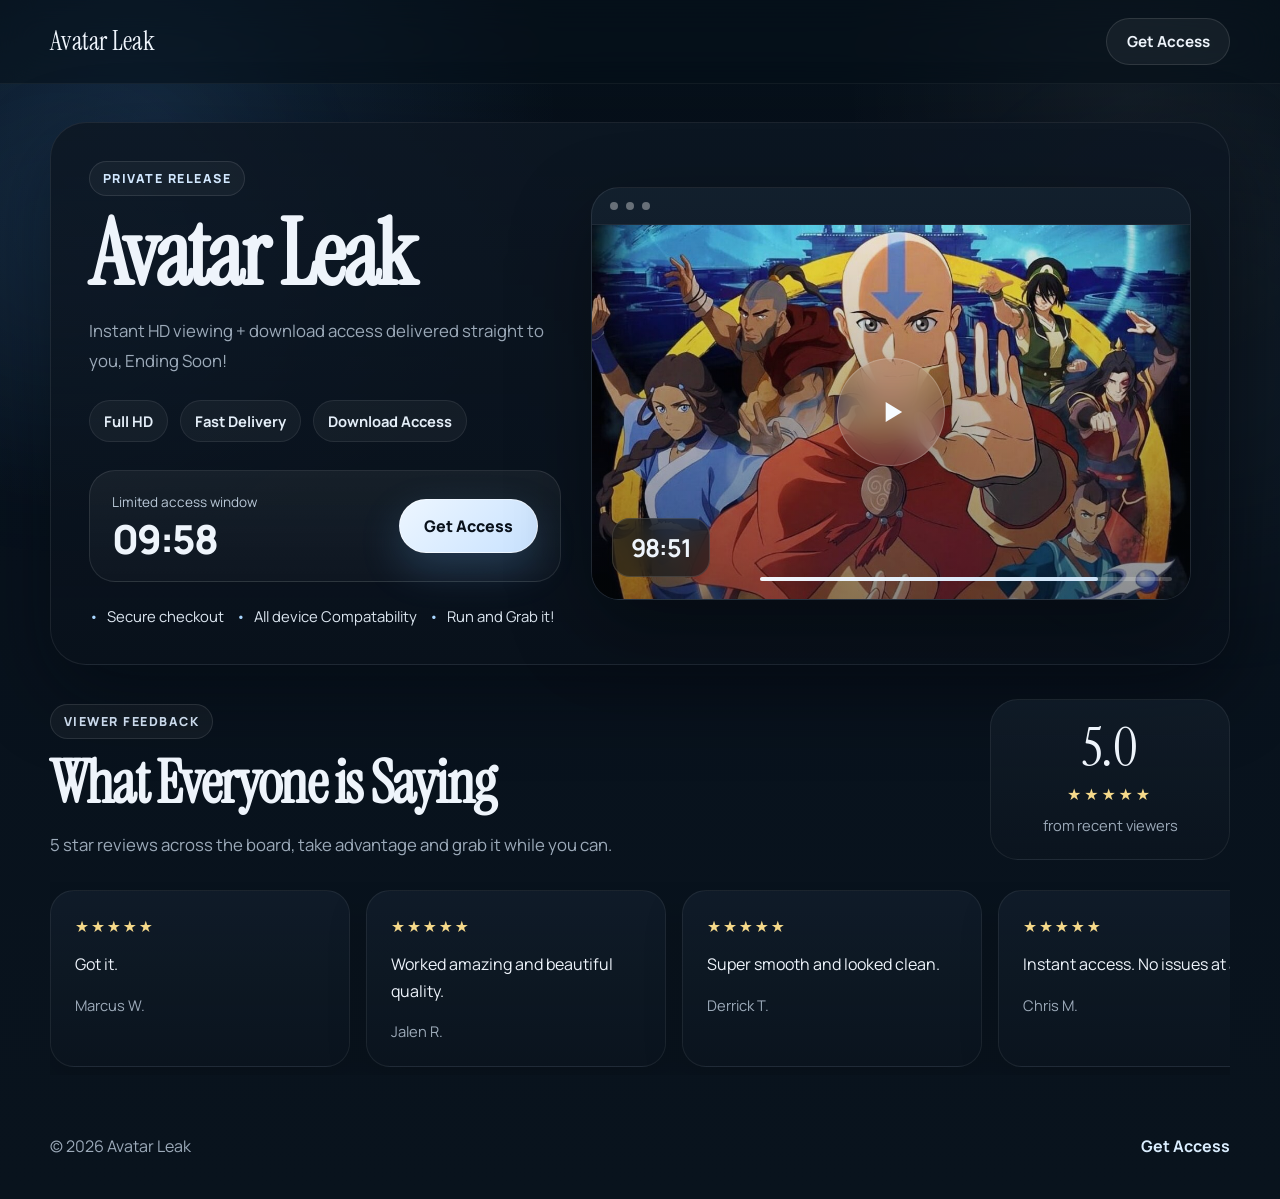
<file: index.html>
<!DOCTYPE html>
<html lang="en">
  <head>
    <meta charset="UTF-8" />
    <meta name="viewport" content="width=device-width, initial-scale=1.0" />
    <title>Avatar Leak</title>
    <meta name="description" content="Official access page for Avatar Leak." />
    <meta property="og:title" content="Avatar Leak" />
    <meta property="og:description" content="Get Access" />
    <meta name="theme-color" content="#09111b" />
    <link rel="preconnect" href="https://fonts.googleapis.com" />
    <link rel="preconnect" href="https://fonts.gstatic.com" crossorigin />
    <link href="https://fonts.googleapis.com/css2?family=Manrope:wght@400;500;600;700;800&family=Instrument+Serif:ital@0;1&display=swap" rel="stylesheet" />
    <link rel="stylesheet" href="./styles.css" />
  </head>
  <body>
    <div class="page-glow glow-left"></div>
    <div class="page-glow glow-right"></div>

    <header class="site-header">
      <div class="container nav-row">
        <a class="brand" href="./index.html">Avatar Leak</a>
        <a class="nav-cta" href="https://buy.stripe.com/00weVedqRd8afedb4l6AM0k" target="_blank" rel="noopener noreferrer">Get Access</a>
      </div>
    </header>

    <main>
      <section class="hero-section">
        <div class="container hero-shell">
          <div class="hero-copy">
            <div class="eyebrow">Private release</div>
            <h1>Avatar Leak</h1>
            <p class="hero-subtext">
              Instant HD viewing + download access delivered straight to you, Ending Soon!
            </p>

            <div class="stat-row">
              <div class="stat-pill">Full HD</div>
              <div class="stat-pill">Fast Delivery</div>
              <div class="stat-pill">Download Access</div>
            </div>

            <div class="offer-card">
              <div>
                <span class="offer-label">Limited access window</span>
                <div class="countdown" id="countdown">10:00</div>
              </div>
              <a class="primary-btn" href="https://buy.stripe.com/00weVedqRd8afedb4l6AM0k" target="_blank" rel="noopener noreferrer">Get Access</a>
            </div>

            <div class="trust-row">
              <span>Secure checkout</span>
              <span>All device Compatability</span>
              <span>Run and Grab it!</span>
            </div>
          </div>

          <div class="hero-media-panel">
            <a class="media-card" href="https://buy.stripe.com/00weVedqRd8afedb4l6AM0k" target="_blank" rel="noopener noreferrer" aria-label="Get access to Avatar Leak">
              <div class="media-header">
                <span></span><span></span><span></span>
              </div>
              <div class="media-frame">
                <img src="./hero-frame.jpeg" alt="Avatar Leak preview frame" class="hero-image" />
                <div class="media-overlay"></div>
                <div class="play-badge">
                  <svg viewBox="0 0 24 24" aria-hidden="true">
                    <path d="M8 6.5v11l9-5.5-9-5.5Z" fill="currentColor"></path>
                  </svg>
                </div>
                <div class="time-chip">98:51</div>
                <div class="player-chrome">
                  <div class="progress-track"><span class="progress-fill"></span></div>
                </div>
              </div>
            </a>
          </div>
        </div>
      </section>

      <section class="proof-section">
        <div class="container proof-grid">
          <div class="proof-copy">
            <div class="eyebrow soft">Viewer feedback</div>
            <h2>What Everyone is Saying</h2>
            <p>
          5 star reviews across the board, take advantage and grab it while you can.
            </p>
          </div>
          <div class="proof-rating">
            <div class="rating-value">5.0</div>
            <div class="rating-stars">★★★★★</div>
            <div class="rating-label">from recent viewers</div>
          </div>
        </div>

        <div class="container carousel-shell">
          <div class="reviews-track" id="reviewsTrack">
            <article class="review-card"><div class="review-stars">★★★★★</div><p>Got it.</p><span>Marcus W.</span></article>
            <article class="review-card"><div class="review-stars">★★★★★</div><p>Worked amazing and beautiful quality.</p><span>Jalen R.</span></article>
            <article class="review-card"><div class="review-stars">★★★★★</div><p>Super smooth and looked clean.</p><span>Derrick T.</span></article>
            <article class="review-card"><div class="review-stars">★★★★★</div><p>Instant access. No issues at all.</p><span>Chris M.</span></article>
            <article class="review-card"><div class="review-stars">★★★★★</div><p>Very clean site and easy process.</p><span>Tyrese N.</span></article>
            <article class="review-card"><div class="review-stars">★★★★★</div><p>Beautiful quality.</p><span>Zion H.</span></article>
            <article class="review-card"><div class="review-stars">★★★★★</div><p>Got access right away.</p><span>Aaron D.</span></article>
            <article class="review-card"><div class="review-stars">★★★★★</div><p>Worked first try.</p><span>Jordan K.</span></article>
            <article class="review-card"><div class="review-stars">★★★★★</div><p>Really polished and trustworthy.</p><span>Malik S.</span></article>
            <article class="review-card"><div class="review-stars">★★★★★</div><p>Amazing and beautiful quality.</p><span>Elijah P.</span></article>
          </div>
        </div>
      </section>
    </main>

    <footer class="site-footer">
      <div class="container footer-row">
        <span>© <span id="year"></span> Avatar Leak</span>
        <a href="https://buy.stripe.com/fZudRa0E5ecec21egx6AM0j" target="_blank" rel="noopener noreferrer">Get Access</a>
      </div>
    </footer>

    <script>
      document.getElementById('year').textContent = new Date().getFullYear();

      let remaining = 10 * 60;
      const countdownEl = document.getElementById('countdown');
      const updateCountdown = () => {
        const mins = String(Math.floor(remaining / 60)).padStart(2, '0');
        const secs = String(remaining % 60).padStart(2, '0');
        countdownEl.textContent = `${mins}:${secs}`;
        remaining = remaining > 0 ? remaining - 1 : 10 * 60;
      };
      updateCountdown();
      setInterval(updateCountdown, 1000);

      const track = document.getElementById('reviewsTrack');
      track.innerHTML += track.innerHTML;
    </script>
  </body>
</html>
</file>
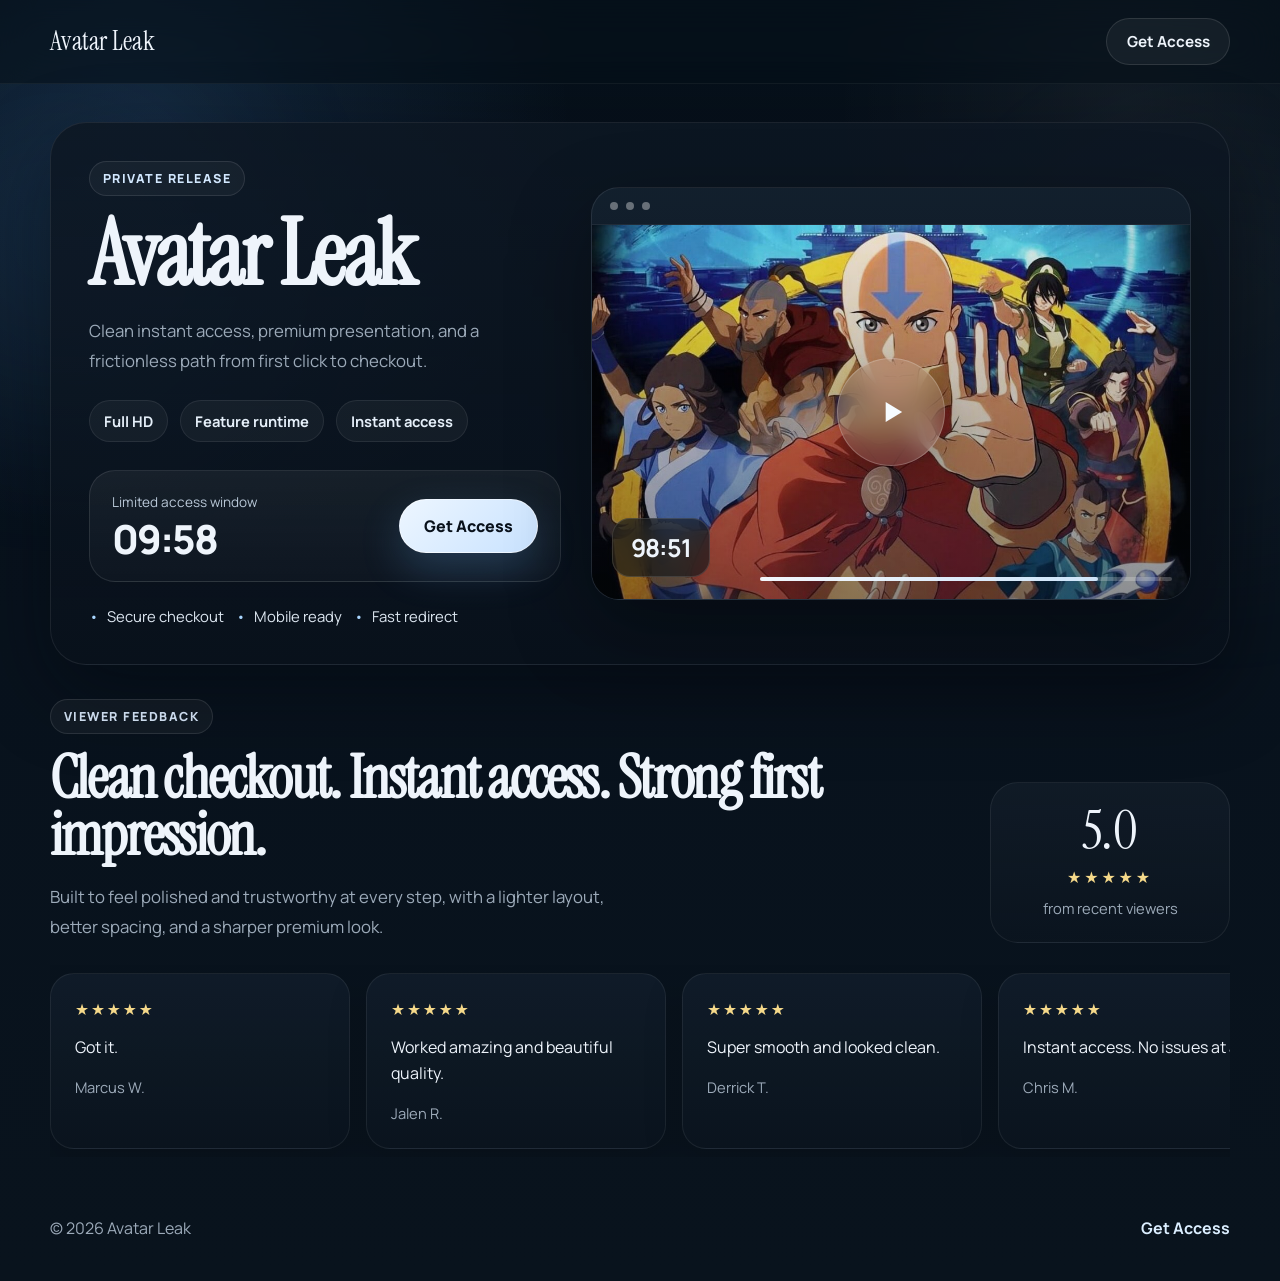
<file: index (1).html>
<!DOCTYPE html>
<html lang="en">
  <head>
    <meta charset="UTF-8" />
    <meta name="viewport" content="width=device-width, initial-scale=1.0" />
    <title>Avatar Leak</title>
    <meta name="description" content="Official access page for Avatar Leak." />
    <meta property="og:title" content="Avatar Leak" />
    <meta property="og:description" content="Get Access" />
    <meta name="theme-color" content="#09111b" />
    <link rel="preconnect" href="https://fonts.googleapis.com" />
    <link rel="preconnect" href="https://fonts.gstatic.com" crossorigin />
    <link href="https://fonts.googleapis.com/css2?family=Manrope:wght@400;500;600;700;800&family=Instrument+Serif:ital@0;1&display=swap" rel="stylesheet" />
    <link rel="stylesheet" href="./styles.css" />
  </head>
  <body>
    <div class="page-glow glow-left"></div>
    <div class="page-glow glow-right"></div>

    <header class="site-header">
      <div class="container nav-row">
        <a class="brand" href="./index.html">Avatar Leak</a>
        <a class="nav-cta" href="https://buy.stripe.com/fZudRa0E5ecec21egx6AM0j" target="_blank" rel="noopener noreferrer">Get Access</a>
      </div>
    </header>

    <main>
      <section class="hero-section">
        <div class="container hero-shell">
          <div class="hero-copy">
            <div class="eyebrow">Private release</div>
            <h1>Avatar Leak</h1>
            <p class="hero-subtext">
              Clean instant access, premium presentation, and a frictionless path from first click to checkout.
            </p>

            <div class="stat-row">
              <div class="stat-pill">Full HD</div>
              <div class="stat-pill">Feature runtime</div>
              <div class="stat-pill">Instant access</div>
            </div>

            <div class="offer-card">
              <div>
                <span class="offer-label">Limited access window</span>
                <div class="countdown" id="countdown">10:00</div>
              </div>
              <a class="primary-btn" href="https://buy.stripe.com/fZudRa0E5ecec21egx6AM0j" target="_blank" rel="noopener noreferrer">Get Access</a>
            </div>

            <div class="trust-row">
              <span>Secure checkout</span>
              <span>Mobile ready</span>
              <span>Fast redirect</span>
            </div>
          </div>

          <div class="hero-media-panel">
            <a class="media-card" href="https://buy.stripe.com/fZudRa0E5ecec21egx6AM0j" target="_blank" rel="noopener noreferrer" aria-label="Get access to Avatar Leak">
              <div class="media-header">
                <span></span><span></span><span></span>
              </div>
              <div class="media-frame">
                <img src="./hero-frame.jpeg" alt="Avatar Leak preview frame" class="hero-image" />
                <div class="media-overlay"></div>
                <div class="play-badge">
                  <svg viewBox="0 0 24 24" aria-hidden="true">
                    <path d="M8 6.5v11l9-5.5-9-5.5Z" fill="currentColor"></path>
                  </svg>
                </div>
                <div class="time-chip">98:51</div>
                <div class="player-chrome">
                  <div class="progress-track"><span class="progress-fill"></span></div>
                </div>
              </div>
            </a>
          </div>
        </div>
      </section>

      <section class="proof-section">
        <div class="container proof-grid">
          <div class="proof-copy">
            <div class="eyebrow soft">Viewer feedback</div>
            <h2>Clean checkout. Instant access. Strong first impression.</h2>
            <p>
              Built to feel polished and trustworthy at every step, with a lighter layout, better spacing, and a sharper premium look.
            </p>
          </div>
          <div class="proof-rating">
            <div class="rating-value">5.0</div>
            <div class="rating-stars">★★★★★</div>
            <div class="rating-label">from recent viewers</div>
          </div>
        </div>

        <div class="container carousel-shell">
          <div class="reviews-track" id="reviewsTrack">
            <article class="review-card"><div class="review-stars">★★★★★</div><p>Got it.</p><span>Marcus W.</span></article>
            <article class="review-card"><div class="review-stars">★★★★★</div><p>Worked amazing and beautiful quality.</p><span>Jalen R.</span></article>
            <article class="review-card"><div class="review-stars">★★★★★</div><p>Super smooth and looked clean.</p><span>Derrick T.</span></article>
            <article class="review-card"><div class="review-stars">★★★★★</div><p>Instant access. No issues at all.</p><span>Chris M.</span></article>
            <article class="review-card"><div class="review-stars">★★★★★</div><p>Very clean site and easy process.</p><span>Tyrese N.</span></article>
            <article class="review-card"><div class="review-stars">★★★★★</div><p>Beautiful quality.</p><span>Zion H.</span></article>
            <article class="review-card"><div class="review-stars">★★★★★</div><p>Got access right away.</p><span>Aaron D.</span></article>
            <article class="review-card"><div class="review-stars">★★★★★</div><p>Worked first try.</p><span>Jordan K.</span></article>
            <article class="review-card"><div class="review-stars">★★★★★</div><p>Really polished and trustworthy.</p><span>Malik S.</span></article>
            <article class="review-card"><div class="review-stars">★★★★★</div><p>Amazing and beautiful quality.</p><span>Elijah P.</span></article>
          </div>
        </div>
      </section>
    </main>

    <footer class="site-footer">
      <div class="container footer-row">
        <span>© <span id="year"></span> Avatar Leak</span>
        <a href="https://buy.stripe.com/fZudRa0E5ecec21egx6AM0j" target="_blank" rel="noopener noreferrer">Get Access</a>
      </div>
    </footer>

    <script>
      document.getElementById('year').textContent = new Date().getFullYear();

      let remaining = 10 * 60;
      const countdownEl = document.getElementById('countdown');
      const updateCountdown = () => {
        const mins = String(Math.floor(remaining / 60)).padStart(2, '0');
        const secs = String(remaining % 60).padStart(2, '0');
        countdownEl.textContent = `${mins}:${secs}`;
        remaining = remaining > 0 ? remaining - 1 : 10 * 60;
      };
      updateCountdown();
      setInterval(updateCountdown, 1000);

      const track = document.getElementById('reviewsTrack');
      track.innerHTML += track.innerHTML;
    </script>
  </body>
</html>
</file>
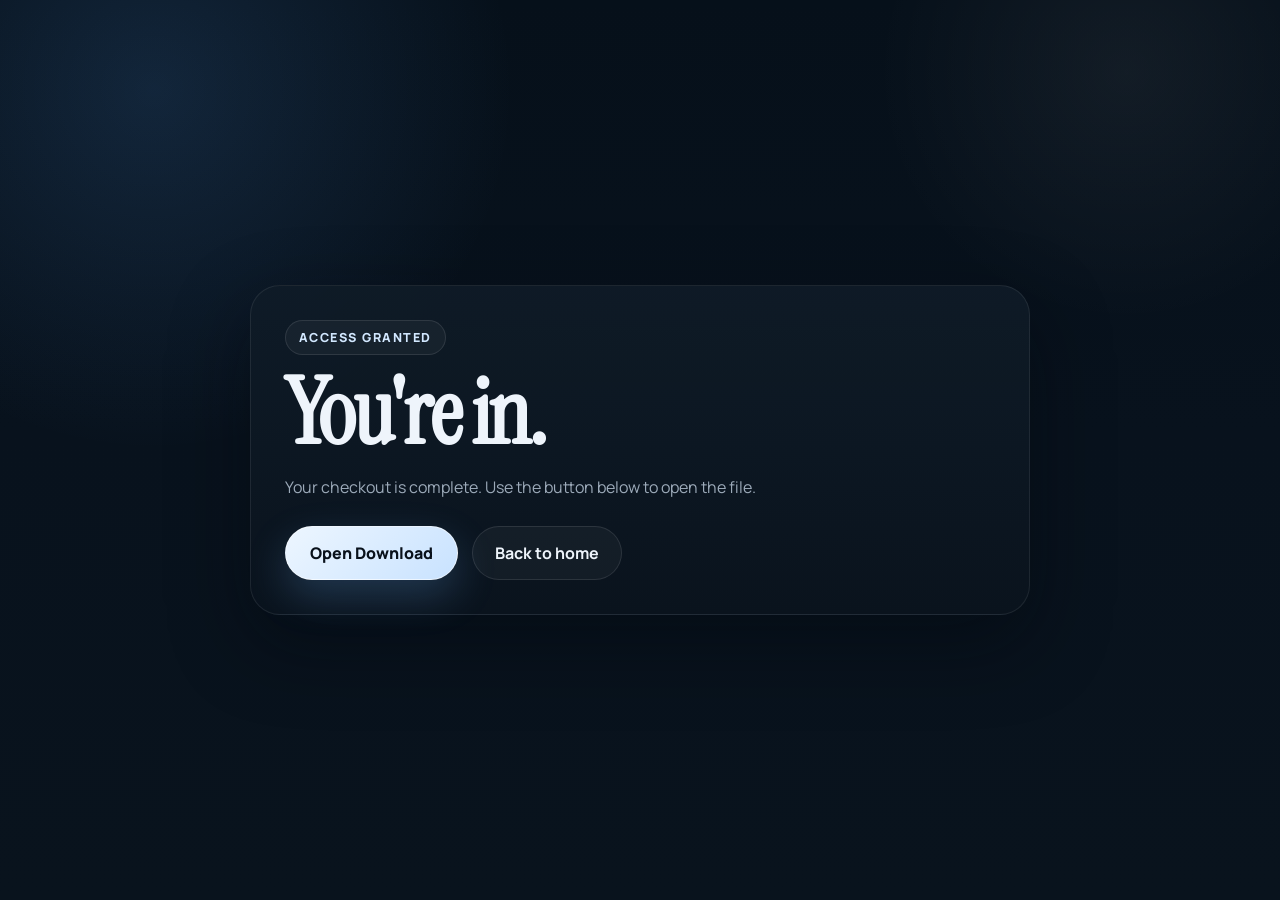
<file: success (1).html>
<!DOCTYPE html>
<html lang="en">
  <head>
    <meta charset="UTF-8" />
    <meta name="viewport" content="width=device-width, initial-scale=1.0" />
    <title>Access Granted — Avatar Leak</title>
    <meta name="theme-color" content="#09111b" />
    <link rel="preconnect" href="https://fonts.googleapis.com" />
    <link rel="preconnect" href="https://fonts.gstatic.com" crossorigin />
    <link href="https://fonts.googleapis.com/css2?family=Manrope:wght@400;500;600;700;800&family=Instrument+Serif:ital@0;1&display=swap" rel="stylesheet" />
    <link rel="stylesheet" href="./styles.css" />
  </head>
  <body class="success-body">
    <main class="success-shell">
      <div class="eyebrow">Access granted</div>
      <h1>You're in.</h1>
      <p>
        Your checkout is complete. Use the button below to open the file.
      </p>
      <div class="success-actions">
        <a class="primary-btn" href="https://drive.google.com/file/d/1LynGF3mV5NPjYsILZN8oe2uiMYQnFy0A/view?usp=sharing" target="_blank" rel="noopener noreferrer">Open Download</a>
        <a class="secondary-btn" href="./index.html">Back to home</a>
      </div>
    </main>
  </body>
</html>
</file>
<file: styles.css>
:root {
  --bg: #071019;
  --bg-soft: #0c1723;
  --panel: rgba(13, 24, 36, 0.74);
  --panel-strong: rgba(17, 29, 43, 0.92);
  --line: rgba(255, 255, 255, 0.08);
  --line-soft: rgba(255, 255, 255, 0.05);
  --text: #eef4fb;
  --muted: #9caab9;
  --accent: #dfeeff;
  --accent-2: #8bc2ff;
  --gold: #f5d98a;
  --shadow: 0 28px 80px rgba(2, 7, 14, 0.45);
  --radius-xl: 32px;
  --radius-lg: 24px;
  --radius-md: 18px;
}

* { box-sizing: border-box; }
html { scroll-behavior: smooth; }
body {
  margin: 0;
  min-height: 100vh;
  overflow-x: hidden;
  color: var(--text);
  font-family: Manrope, system-ui, -apple-system, BlinkMacSystemFont, "Segoe UI", sans-serif;
  background:
    radial-gradient(circle at 12% 10%, rgba(92, 168, 255, 0.14), transparent 26%),
    radial-gradient(circle at 88% 8%, rgba(255, 255, 255, 0.05), transparent 18%),
    linear-gradient(180deg, #06101a 0%, #08121d 48%, #09131d 100%);
}

a { color: inherit; text-decoration: none; }
img { display: block; max-width: 100%; }

.container {
  width: min(1180px, calc(100% - 32px));
  margin: 0 auto;
}

.page-glow {
  position: fixed;
  z-index: 0;
  border-radius: 999px;
  filter: blur(90px);
  pointer-events: none;
  opacity: 0.5;
}
.glow-left {
  width: 360px;
  height: 360px;
  top: 60px;
  left: -120px;
  background: rgba(91, 176, 255, 0.14);
}
.glow-right {
  width: 420px;
  height: 420px;
  top: 140px;
  right: -150px;
  background: rgba(191, 231, 255, 0.08);
}

.site-header,
.hero-section,
.proof-section,
.site-footer {
  position: relative;
  z-index: 1;
}

.site-header {
  position: sticky;
  top: 0;
  backdrop-filter: blur(18px);
  background: rgba(7, 16, 25, 0.56);
  border-bottom: 1px solid var(--line-soft);
}

.nav-row,
.footer-row {
  display: flex;
  align-items: center;
  justify-content: space-between;
  gap: 16px;
  padding: 18px 0;
}

.brand {
  font-family: "Instrument Serif", Georgia, serif;
  font-size: 1.6rem;
  letter-spacing: 0.01em;
}

.nav-cta,
.primary-btn {
  display: inline-flex;
  align-items: center;
  justify-content: center;
  border-radius: 999px;
  transition: transform 0.22s ease, box-shadow 0.22s ease, border-color 0.22s ease;
}

.nav-cta {
  min-width: 124px;
  padding: 12px 18px;
  background: rgba(255, 255, 255, 0.05);
  border: 1px solid rgba(255, 255, 255, 0.11);
  font-size: 0.95rem;
  font-weight: 700;
}

.primary-btn {
  padding: 15px 24px;
  background: linear-gradient(135deg, #edf6ff 0%, #c8e2ff 100%);
  color: #09111b;
  border: 1px solid rgba(255, 255, 255, 0.55);
  box-shadow: 0 16px 40px rgba(116, 181, 255, 0.22);
  font-weight: 800;
}

.nav-cta:hover,
.primary-btn:hover,
.media-card:hover {
  transform: translateY(-2px);
}

.hero-section {
  padding: 38px 0 28px;
}

.hero-shell {
  display: grid;
  grid-template-columns: minmax(0, 0.88fr) minmax(0, 1.12fr);
  gap: 30px;
  align-items: center;
  padding: 38px;
  border-radius: 36px;
  background: linear-gradient(180deg, rgba(13, 23, 35, 0.88), rgba(9, 17, 27, 0.7));
  border: 1px solid var(--line);
  box-shadow: var(--shadow);
}

.eyebrow {
  display: inline-flex;
  align-items: center;
  padding: 8px 13px;
  border-radius: 999px;
  border: 1px solid rgba(255, 255, 255, 0.1);
  background: rgba(255, 255, 255, 0.04);
  color: #d2e8ff;
  font-size: 0.78rem;
  font-weight: 800;
  letter-spacing: 0.12em;
  text-transform: uppercase;
}

.eyebrow.soft {
  color: #cad9eb;
}

h1,
h2 {
  margin: 16px 0 0;
  font-family: "Instrument Serif", Georgia, serif;
  line-height: 0.96;
  letter-spacing: -0.03em;
}

h1 {
  font-size: clamp(3.4rem, 7vw, 6.3rem);
}

h2 {
  font-size: clamp(2.1rem, 5vw, 3.7rem);
}

.hero-subtext,
.proof-copy p {
  margin: 18px 0 0;
  max-width: 580px;
  color: var(--muted);
  font-size: 1.05rem;
  line-height: 1.8;
}

.stat-row,
.trust-row {
  display: flex;
  flex-wrap: wrap;
  gap: 12px;
  margin-top: 24px;
}

.stat-pill {
  padding: 10px 14px;
  border-radius: 999px;
  background: rgba(255, 255, 255, 0.045);
  border: 1px solid rgba(255, 255, 255, 0.08);
  color: #e5eff9;
  font-size: 0.92rem;
  font-weight: 700;
}

.offer-card {
  margin-top: 28px;
  display: flex;
  align-items: center;
  justify-content: space-between;
  gap: 18px;
  padding: 22px;
  border-radius: 26px;
  background: linear-gradient(180deg, rgba(255, 255, 255, 0.055), rgba(255, 255, 255, 0.025));
  border: 1px solid rgba(255, 255, 255, 0.1);
}

.offer-label {
  display: block;
  color: #b9c8d8;
  font-size: 0.85rem;
  margin-bottom: 8px;
}

.countdown {
  font-size: clamp(2rem, 5vw, 2.5rem);
  line-height: 1;
  font-weight: 800;
  letter-spacing: -0.05em;
}

.trust-row span {
  color: #dce6f0;
  font-size: 0.93rem;
}

.trust-row span::before {
  content: "•";
  color: #a9d6ff;
  margin-right: 8px;
}

.hero-media-panel {
  min-width: 0;
}

.media-card {
  display: block;
  border-radius: 28px;
  overflow: hidden;
  background: linear-gradient(180deg, rgba(19, 32, 46, 0.95), rgba(10, 18, 28, 0.95));
  border: 1px solid rgba(255, 255, 255, 0.09);
  box-shadow: 0 30px 80px rgba(0, 0, 0, 0.36);
  transition: transform 0.25s ease, box-shadow 0.25s ease, border-color 0.25s ease;
}

.media-card:hover {
  box-shadow: 0 34px 90px rgba(2, 8, 16, 0.52);
  border-color: rgba(176, 215, 255, 0.22);
}

.media-header {
  display: flex;
  gap: 8px;
  padding: 14px 18px;
  border-bottom: 1px solid rgba(255, 255, 255, 0.06);
}

.media-header span {
  width: 8px;
  height: 8px;
  border-radius: 999px;
  background: rgba(255, 255, 255, 0.36);
}

.media-frame {
  position: relative;
  aspect-ratio: 16 / 10;
  overflow: hidden;
  background: #050b11;
}

.hero-image {
  width: 100%;
  height: 100%;
  object-fit: cover;
}

.media-overlay {
  position: absolute;
  inset: 0;
  background: linear-gradient(180deg, rgba(4, 10, 16, 0.06), rgba(4, 10, 16, 0.46));
}

.play-badge {
  position: absolute;
  inset: 0;
  margin: auto;
  width: 108px;
  height: 108px;
  border-radius: 999px;
  display: grid;
  place-items: center;
  color: #f6fbff;
  background: rgba(255, 255, 255, 0.12);
  border: 1px solid rgba(255, 255, 255, 0.2);
  backdrop-filter: blur(14px);
  box-shadow: 0 18px 40px rgba(0, 0, 0, 0.18);
}

.play-badge svg {
  width: 44px;
  height: 44px;
  margin-left: 4px;
}

.time-chip {
  position: absolute;
  left: 20px;
  bottom: 22px;
  padding: 12px 18px;
  border-radius: 18px;
  background: rgba(10, 16, 24, 0.58);
  border: 1px solid rgba(255, 255, 255, 0.12);
  backdrop-filter: blur(12px);
  font-size: 1.55rem;
  font-weight: 700;
  letter-spacing: -0.04em;
}

.player-chrome {
  position: absolute;
  left: 18px;
  right: 18px;
  bottom: 18px;
  padding-left: 150px;
}

.progress-track {
  position: relative;
  height: 4px;
  border-radius: 999px;
  background: rgba(255, 255, 255, 0.22);
}

.progress-fill {
  position: absolute;
  inset: 0 auto 0 0;
  width: 82%;
  border-radius: 999px;
  background: linear-gradient(90deg, rgba(244, 249, 255, 0.98), rgba(211, 234, 255, 0.96));
}

.proof-section {
  padding: 6px 0 42px;
}

.proof-grid {
  display: grid;
  grid-template-columns: minmax(0, 1fr) 240px;
  gap: 22px;
  align-items: end;
}

.proof-rating {
  padding: 24px;
  border-radius: 28px;
  background: linear-gradient(180deg, rgba(17, 28, 40, 0.88), rgba(12, 21, 31, 0.78));
  border: 1px solid rgba(255, 255, 255, 0.07);
  text-align: center;
}

.rating-value {
  font-family: "Instrument Serif", Georgia, serif;
  font-size: 3.4rem;
  line-height: 0.9;
}

.rating-stars {
  margin-top: 10px;
  color: var(--gold);
  letter-spacing: 0.18em;
}

.rating-label {
  margin-top: 10px;
  color: var(--muted);
  font-size: 0.92rem;
}

.carousel-shell {
  margin-top: 22px;
  overflow: hidden;
  padding: 8px 0;
}

.reviews-track {
  display: flex;
  gap: 16px;
  width: max-content;
  animation: scrollReviews 40s linear infinite;
}

.review-card {
  width: min(300px, calc(100vw - 48px));
  padding: 24px;
  border-radius: 24px;
  background: linear-gradient(180deg, rgba(16, 28, 41, 0.96), rgba(11, 20, 30, 0.92));
  border: 1px solid rgba(255, 255, 255, 0.07);
  box-shadow: 0 14px 40px rgba(0, 0, 0, 0.15);
}

.review-stars {
  color: var(--gold);
  letter-spacing: 0.12em;
  font-size: 0.98rem;
}

.review-card p {
  margin: 14px 0 16px;
  font-size: 1rem;
  line-height: 1.65;
  color: #eef4fb;
}

.review-card span {
  color: var(--muted);
  font-size: 0.92rem;
}

.site-footer {
  padding: 0 0 24px;
  color: var(--muted);
}

.footer-row a {
  color: #dbeeff;
  font-weight: 700;
}

.success-body {
  display: grid;
  place-items: center;
}

.success-shell {
  width: min(780px, calc(100% - 24px));
  padding: 34px;
  border-radius: 30px;
  background: linear-gradient(180deg, rgba(15, 27, 39, 0.95), rgba(11, 20, 30, 0.9));
  border: 1px solid rgba(255, 255, 255, 0.08);
  box-shadow: var(--shadow);
}

.success-shell p {
  margin: 16px 0 0;
  color: var(--muted);
  line-height: 1.8;
}

.success-actions {
  margin-top: 24px;
  display: flex;
  flex-wrap: wrap;
  gap: 14px;
}

.secondary-btn {
  display: inline-flex;
  align-items: center;
  justify-content: center;
  padding: 14px 22px;
  border-radius: 999px;
  border: 1px solid rgba(255, 255, 255, 0.1);
  background: rgba(255, 255, 255, 0.04);
  font-weight: 700;
}

@keyframes scrollReviews {
  from { transform: translateX(0); }
  to { transform: translateX(calc(-50% - 8px)); }
}

@media (max-width: 1024px) {
  .hero-shell,
  .proof-grid {
    grid-template-columns: 1fr;
  }

  .proof-rating {
    max-width: 280px;
  }
}

@media (max-width: 740px) {
  .container {
    width: min(100% - 18px, 1180px);
  }

  .nav-row,
  .footer-row {
    padding: 14px 0;
  }

  .hero-shell,
  .success-shell {
    padding: 22px;
  }

  .offer-card {
    align-items: flex-start;
    flex-direction: column;
  }

  .primary-btn {
    width: 100%;
  }

  .play-badge {
    width: 84px;
    height: 84px;
  }

  .time-chip {
    left: 14px;
    bottom: 14px;
    padding: 10px 14px;
    font-size: 1.2rem;
  }

  .player-chrome {
    left: 14px;
    right: 14px;
    bottom: 14px;
    padding-left: 112px;
  }
}
</file>
